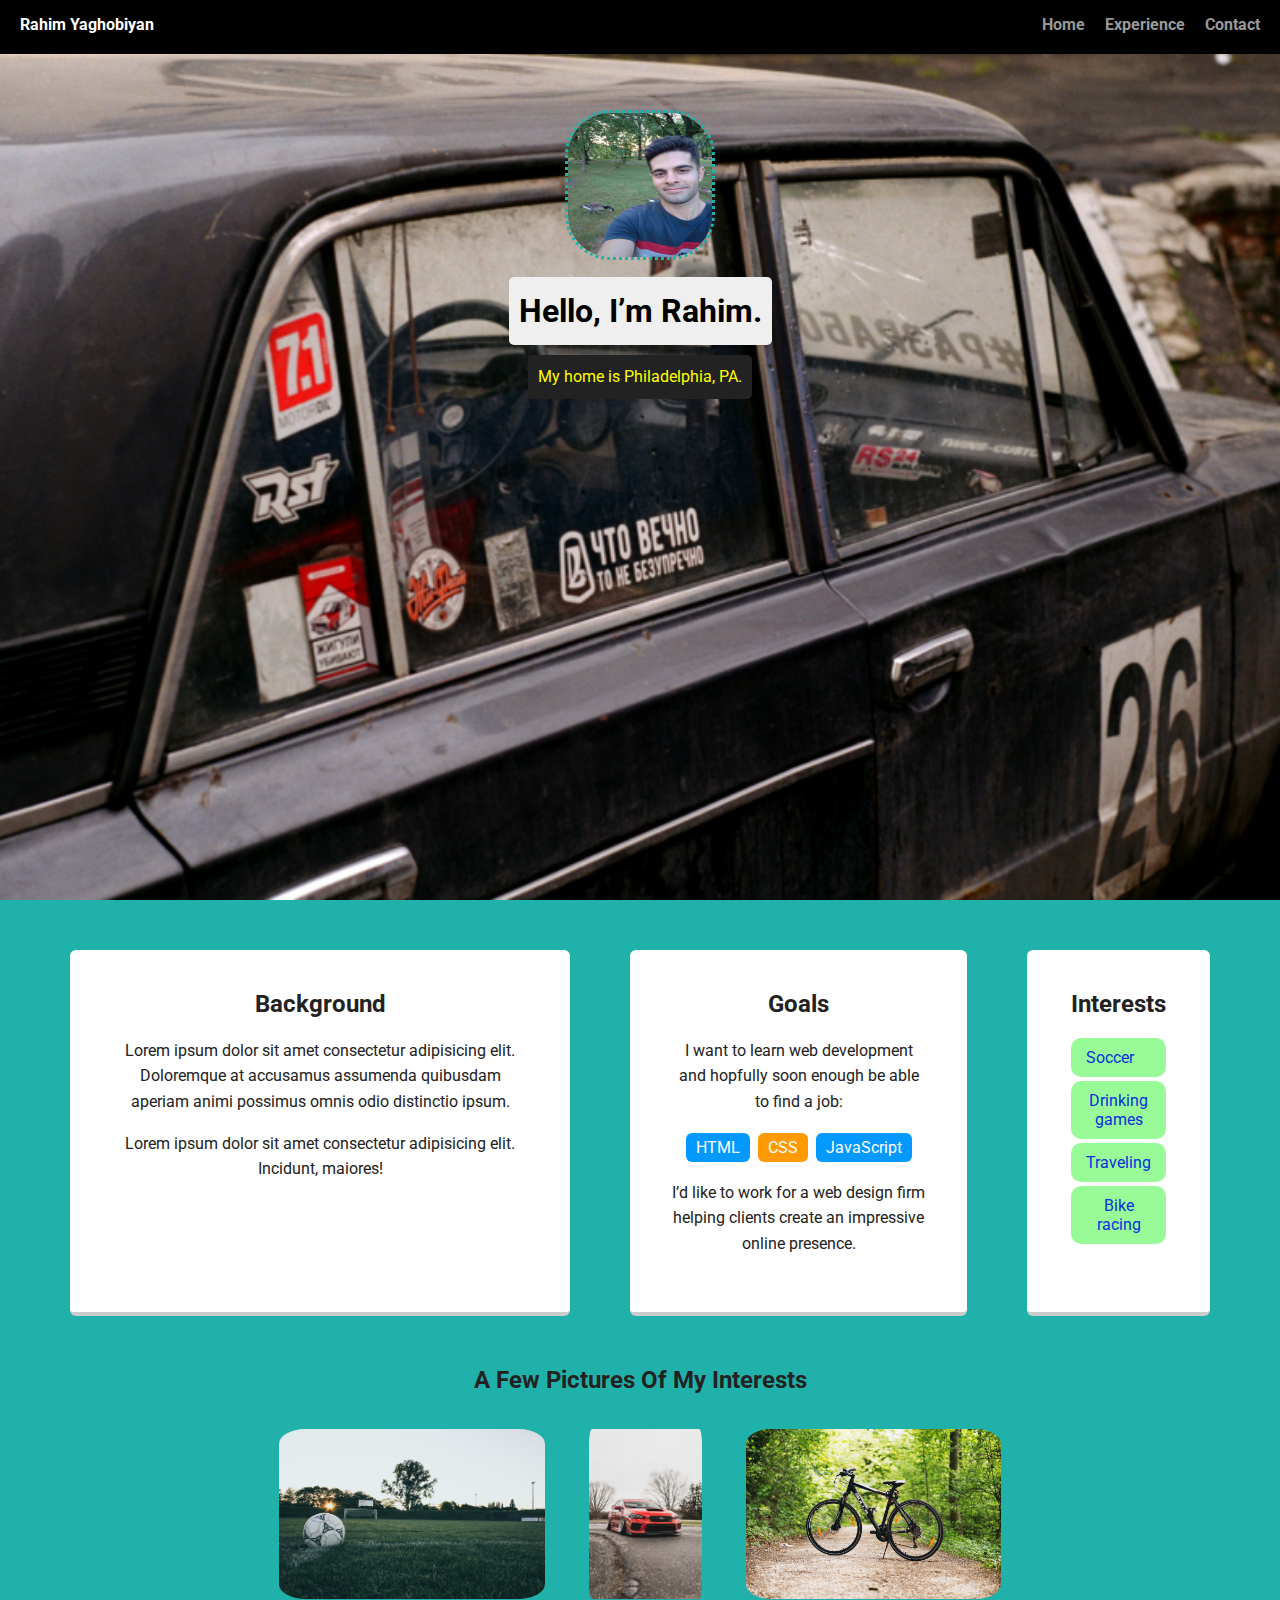
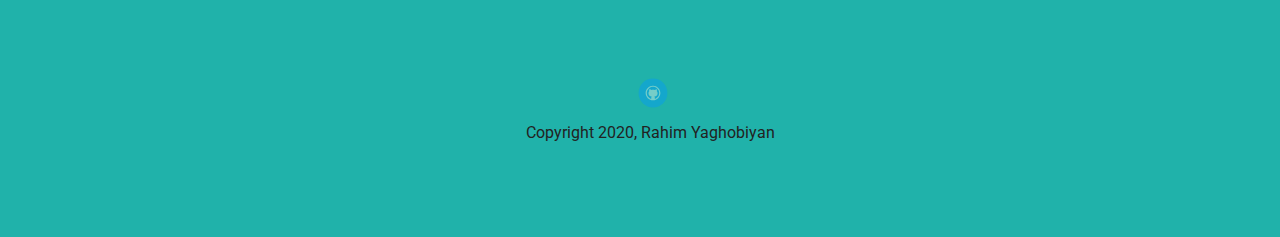
<file: index.html>
<!doctype html>
<html lang="en">
<head>
  <meta charset="utf-8">
  <title>Rahim Yaghobiyan's Profile</title>
  <meta name="viewport" content="width=device-width, initial-scale=1.0">
  <link rel="stylesheet" href="style.css">
  <link href="https://fonts.googleapis.com/css?family=Muli%7CRoboto:400,300,500,700,900" rel="stylesheet">
</head>
  <body>

    <nav class="main-navigation">
        <ul class="navbar">
          <li class="name">Rahim Yaghobiyan</li>
          <li><a href="index.html">Home</a></li>
          <li><a href="experience.html">Experience</a></li>
          <li><a href="contact.html">Contact</a></li>
        </ul>
    </nav>

    <header>
      <img src="images/me.png" alt="picture of Rahim Yaghobiyan" class="profile-image">
      <h1 class="tag name">Hello, I’m Rahim.</h1>
      <p class="tag location">My home is Philadelphia, PA.</p>
    </header>

    <main class="flex">
      <section class="card">
        <h2>Background</h2>
        <p>Lorem ipsum dolor sit amet consectetur adipisicing elit. Doloremque at accusamus assumenda quibusdam aperiam animi possimus omnis odio distinctio ipsum.</p>
        <p>Lorem ipsum dolor sit amet consectetur adipisicing elit. Incidunt, maiores!</p>
      </section> 

      <section class="card">
        <h2>Goals</h2>
        <p>I want to learn web development and hopfully soon enough be able to find a job:</p>
        <ul class="skills">
          <li>HTML</li>
          <li>CSS</li>
          <li>JavaScript</li>
        </ul>
        <p>I’d like to work for a web design firm helping clients create an impressive online presence.</p>
      </section> 
        <section class="card">
          <h2>Interests</h2>
          <ul class="interests">
            <li>Soccer</li>
            <li>Drinking games</li>
            <li>Traveling</li>
            <li>Bike racing</li>
          </ul>
        </section>
    </main>
    
      <section class="img-list">
        <h2>A Few Pictures Of My Interests</h2>
        <img src="images/soccer.png" alt="picture of a soccer field" class="image-1">
        <img src="images/car.png" alt="picture of a race car" class="image-2">
        <img src="images/bike.png" alt="picture of a bicycle" class="image-3">
      
      </section>
    <footer>
      <ul>
        <li><a href="https://github.com/web1374" class="social github" target="_blank">Github</a></li>
      </ul>
      <p class="copyright">Copyright 2020, Rahim Yaghobiyan</p>
    </footer>
  </body>
  </html>
</file>
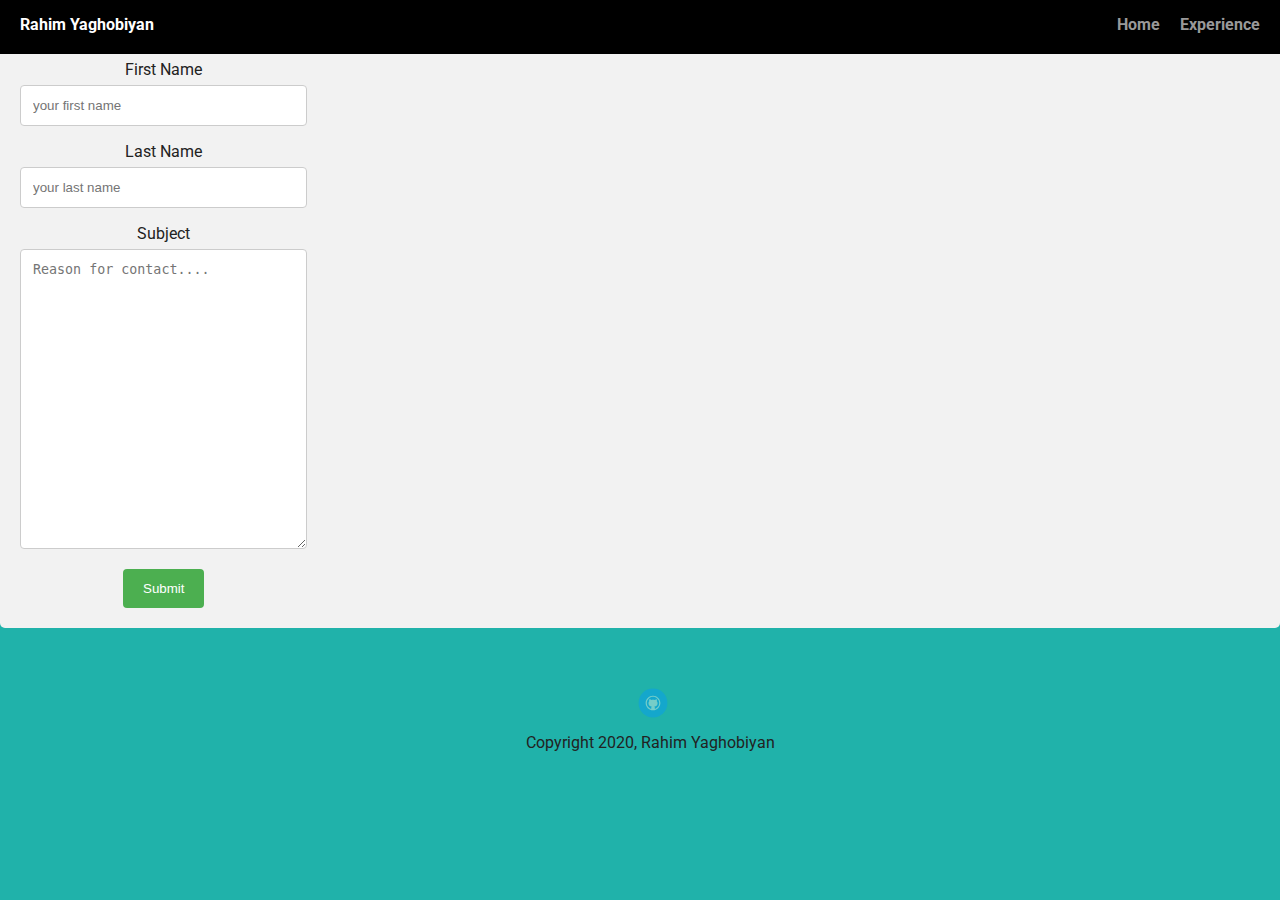
<file: contact.html>
<!doctype html>
<html lang="en">
<head>
  <meta charset="UTF-8">
  <meta name="viewport" content="width=device-width, initial-scale=1.0">
  <title>Contact Me</title>
  <link rel="stylesheet" href="style.css">
  <link href="https://fonts.googleapis.com/css?family=Muli%7CRoboto:400,300,500,700,900" rel="stylesheet">
</head>
<body>
  <div class="main-navigation">
    <ul class="navbar">
      <li class="name">Rahim Yaghobiyan</li>
      <li><a href="index.html">Home</a></li>
      <li><a href="experience.html">Experience</a></li>
    </ul>
  </div>
  <div class="container">
    <form class="form">
      <label for="firstName">First Name</label>
      <input type="text" id="firstName" name="firstName" placeholder="your first name">
        <br>
      <label for="lastName">Last Name</label>
    <input type="text" 
  id="lastName" name="lastName" placeholder="your last name">
        <br>
    <label for="subject">Subject</label><br>
    <textarea 
  id="subject" name="subject" placeholder="Reason for contact...."></textarea>

  <input type="submit" value="Submit">
    </form>
  </div>
  <footer>
    <ul>
      <li><a href="https://github.com/web1374" class="social github" target="_blank">Github</a></li>
    </ul>
    <p class="copyright">Copyright 2020, Rahim Yaghobiyan</p>
  </footer>
</body>
</html>
</file>
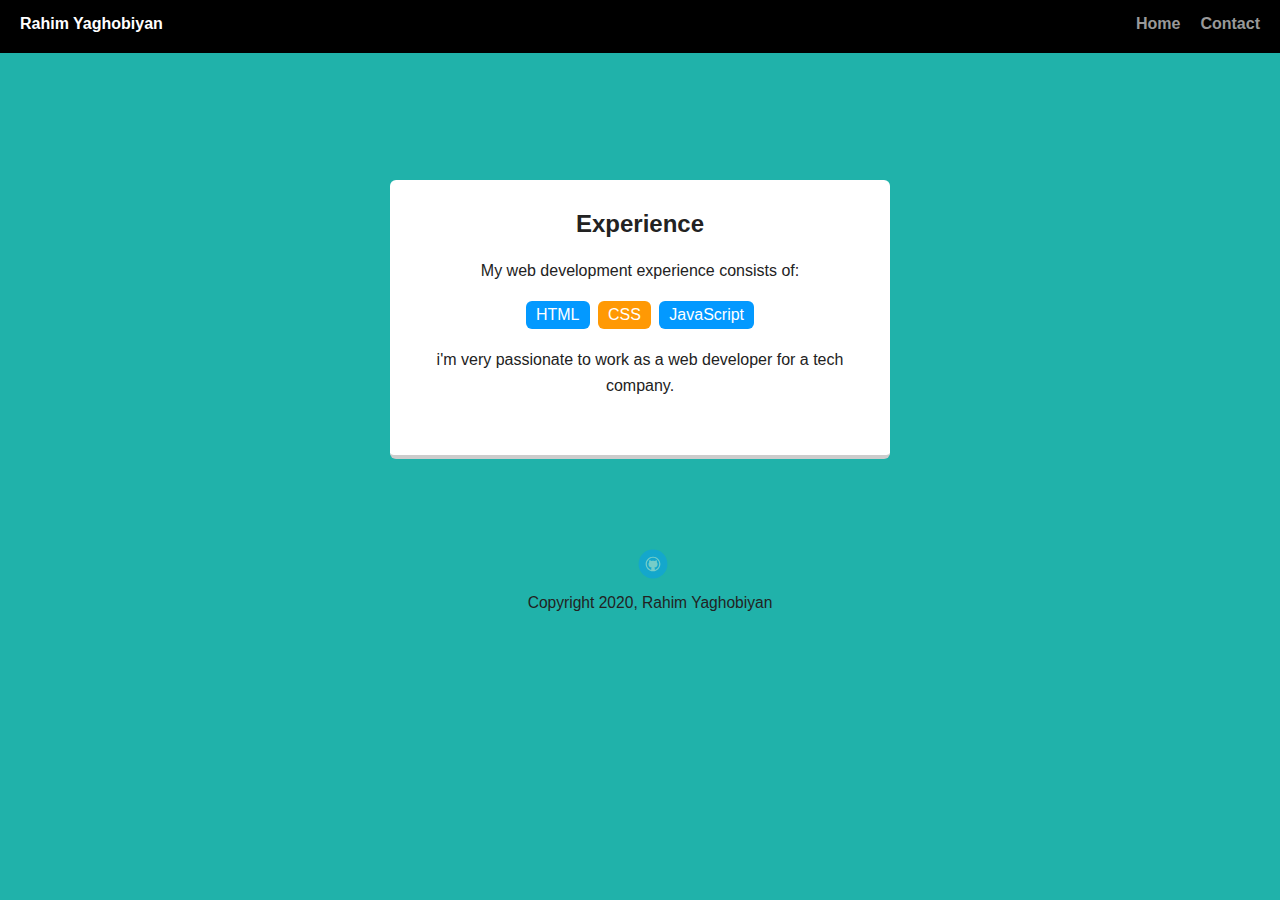
<file: experience.html>
<!doctype html>
<html lang="en">
<head>
  <meta charset="UTF-8">
  <meta name="viewport" content="width=device-width, initial-scale=1.0">
  <title>Experience Page</title>
<link rel="stylesheet" href="style.css">
<link rel="stylesheet" href="https://use.fontawesome.com/releases/v5.14.0/css/all.css" integrity="sha384-HzLeBuhoNPvSl5KYnjx0BT+WB0QEEqLprO+NBkkk5gbc67FTaL7XIGa2w1L0Xbgc" crossorigin="anonymous">
<link href="https://fonts.googleapis.com/css2?family=Noto+Sans+JP&display=swap" rel="stylesheet">
</head>
<body>
<div class="main-navigation">
  <ul class="navbar">
    <li class="name">Rahim Yaghobiyan</li>
    <li><a href="index.html">Home</a></li>
    <li><a href="contact.html">Contact</a></li>
  </ul>
</div>
<main class="flex">
  <div class="card experiance">
    <h2>Experience</h2>
    <p>My web development experience consists of: </p>
    <ul class="skills">
      <li>HTML</li>
      <li>CSS</li>
      <li>JavaScript</li>
    </ul>
    <p>i'm very passionate to work as a web developer for a tech company.</p>
  </div> 
</main>
<footer>
  <ul>
    <li><a href="https://github.com/web1374" class="social github" target="_blank">Github</a></li>
  </ul>
  <p class="copyright">Copyright 2020, Rahim Yaghobiyan</p>
</footer>
</body>
</html>
</file>
<file: style.css>
/* general reset for the page */
* { 
  box-sizing: border-box;
}
  
body {
  margin: 0;
  padding: 0;
  text-align: center;
  font-family: 'Roboto', sans-serif;
  color: #222;
  background: lightseagreen;
}

a {
  text-decoration: none;
  color: #999;
}
a:hover {
  color: #6633ff;
}
/* navigation */
.main-navigation {
  width: 100%;
  background: black;
  min-height: 30px;
  padding: 10px;
  position: fixed;
  text-align: center;
}
.navbar {
  display: flex;
  justify-content: space-around;
  font-weight: 700;
  list-style-type: none;
  margin: 0 auto;
  padding: 0;
}

.navbar .name {
    display: block;
    margin-right: auto;
    color: white;
}
.navbar li {
  padding: 5px 10px 10px 10px;
}
.navbar a {
  transition: all .5s;
}
/* hover effects */
.navbar a:hover {
  color: lightblue;
}
/* header section */
header {
  text-align: center;
  background: url('images/background.png') no-repeat center center/cover ;
  background-size: cover;
  height: 100vh;
  overflow: hidden;
  padding-top: 60px;
}
header {
  line-height: 1.5;
}
header .profile-image {
  margin-top: 50px;
  width: 150px;
  height: 150px;
  border-radius: 30%;
  border: 3px dotted lightseagreen;
  transition: all .7s;
}
header .profile-image:hover {
  transform: scale(1.5) rotate(360deg);
}
.tag {
  background-color: #efefef;
  color: black;
  padding: 10px;
  border-radius: 5px;
  display: table;
  margin: 10px auto;
} 
.location {
  background-color: #222;
  color: yellow;
}
/* stylying for background , goals and interests */
.card {
  margin: 30px;
  padding: 20px 40px 40px;
  max-width: 500px;
  text-align: center;
  background: #fff;
  border-bottom: 4px solid #ccc;
  border-radius: 6px;
  transition: all .5s;
}
/* hover effects */
.card:hover {
  border-color: #6cd8ab;
}

ul.skills {
  padding: 0;
  text-align: center;
}

.skills li {
  border-radius: 6px;
  display: inline-block;
  background: #ff9904;
  color: white;
  padding: 5px 10px;
  margin: 2px;
}

.skills li:nth-child(odd) {
  background: #0399ff;
}
ul.interests {
padding: 0;
text-align: center;
}
.interests li {
  border-radius: 10px;
  display: flex;
  background: palegreen;
  color: rgb(9, 48, 223);
  padding: 10px 15px;
  margin: 4px;
}
/* footer styling */
footer {
  width: 100%;
  min-height: 30px;
  padding: 20px 0 40px 20px;
}

footer .copyright {
  top: -8px;
  font-size: .75em;
}

footer ul {
  list-style-type: none;
  margin: 0;
  padding: 0;
}

footer ul li {
  display: inline-block;
}

a.social {
  display: inline-block;
  text-indent: -9999px;
  margin-left: 5px;
  width: 30px;
  height: 30px;
  background-size: 30px 30px;
  opacity: .4;
  transition: all .5s;
}
a.github {
  background-image: url(images/github.svg);
}
a.social:hover {
  opacity: 1;
}
.clearfix {
  clear: both;
}
/* media queries */
@media screen and (min-width: 720px) {
  
  .flex {
      display: -ms-flexbox;      
      display: flex; 
      max-width: 1200px;
      -ms-flex-pack: distribute;
      justify-content: space-around;
      margin: 0 auto;
  }

  header {
    min-height: 470px;
  }

  .nav {
    max-width: 1200px;
    padding: 0 30px;
  }


  main {
    padding-top: 20px;
  }

  main p {
    line-height: 1.6em;
  }

  footer {
    font-size: 1.3em;
    max-width: 1200px;
    margin: 40px auto;
  }
/* contact page styling */
}
input[type=text], select, textarea {
  width: 100%; 
  padding: 12px; 
  border: 1px solid #ccc; 
  border-radius: 4px; 
  box-sizing: border-box; 
  margin-top: 6px; 
  margin-bottom: 16px; 
  resize: vertical 
}
/* contact page styling */
input[type=submit] {
  background-color: #4CAF50;
  color: white;
  padding: 12px 20px;
  border: none;
  border-radius: 4px;
  cursor: pointer;
}
/* contact page styling */
input[type=submit]:hover {
  background-color: #45a049;
}

.container {
  text-align: center;
  display: flex;
  border-radius: 5px;
  background-color: #f2f2f2;
  padding: 20px;
  padding-top: 50px;
}
.form{
  padding-top: 10px;
}
textarea {
  height : 300px;
}
/* experience page styling */
.experiance {
  margin-top: 160px;
  padding-top: 10px;
}
/* home-page bottom page image styling */
.img-list {
  text-align: center;
  }
.image-1{
  padding: 15px 20px;
  height: 200px;
  border-radius: 15%;
}
.image-2{
  padding: 15px 20px;
  height: 200px;
  border-radius: 15%;
}
.image-3{
  padding: 15px 20px;
  height: 200px;
  border-radius: 15%;
}
</file>
